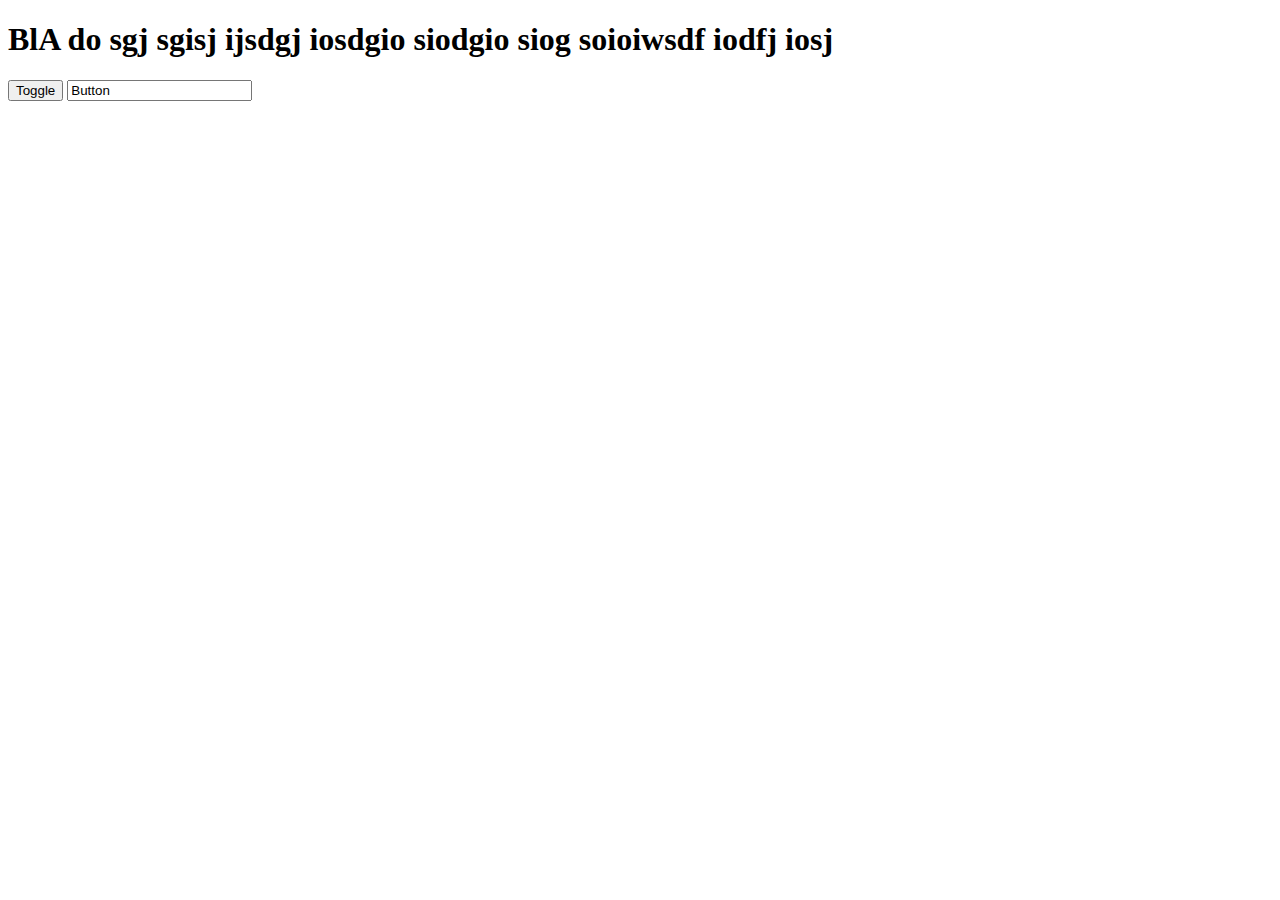
<file: OAjsPro/index.html>
<!DOCTYPE html>
<html lang="en">
<head>
    <meta charset="UTF-8">
    <meta http-equiv="X-UA-Compatible" content="IE=edge">
    <meta name="viewport" content="width=device-width, initial-scale=1.0">
    <title>Document</title>
    <script src="OA.js"></script>
</head>
<body>
    <h1 id="lol">BlA do sgj  sgisj ijsdgj iosdgio siodgio siog  soioiwsdf iodfj iosj </h1>
    <button>Toggle</button>
    <input type="text" name="lol" value="Button">
    <div></div>
    <script>
        AP("button").on("click", function(){
            AP("h1").showToggle();
        });
     </script>
</body>
</html>
</file>
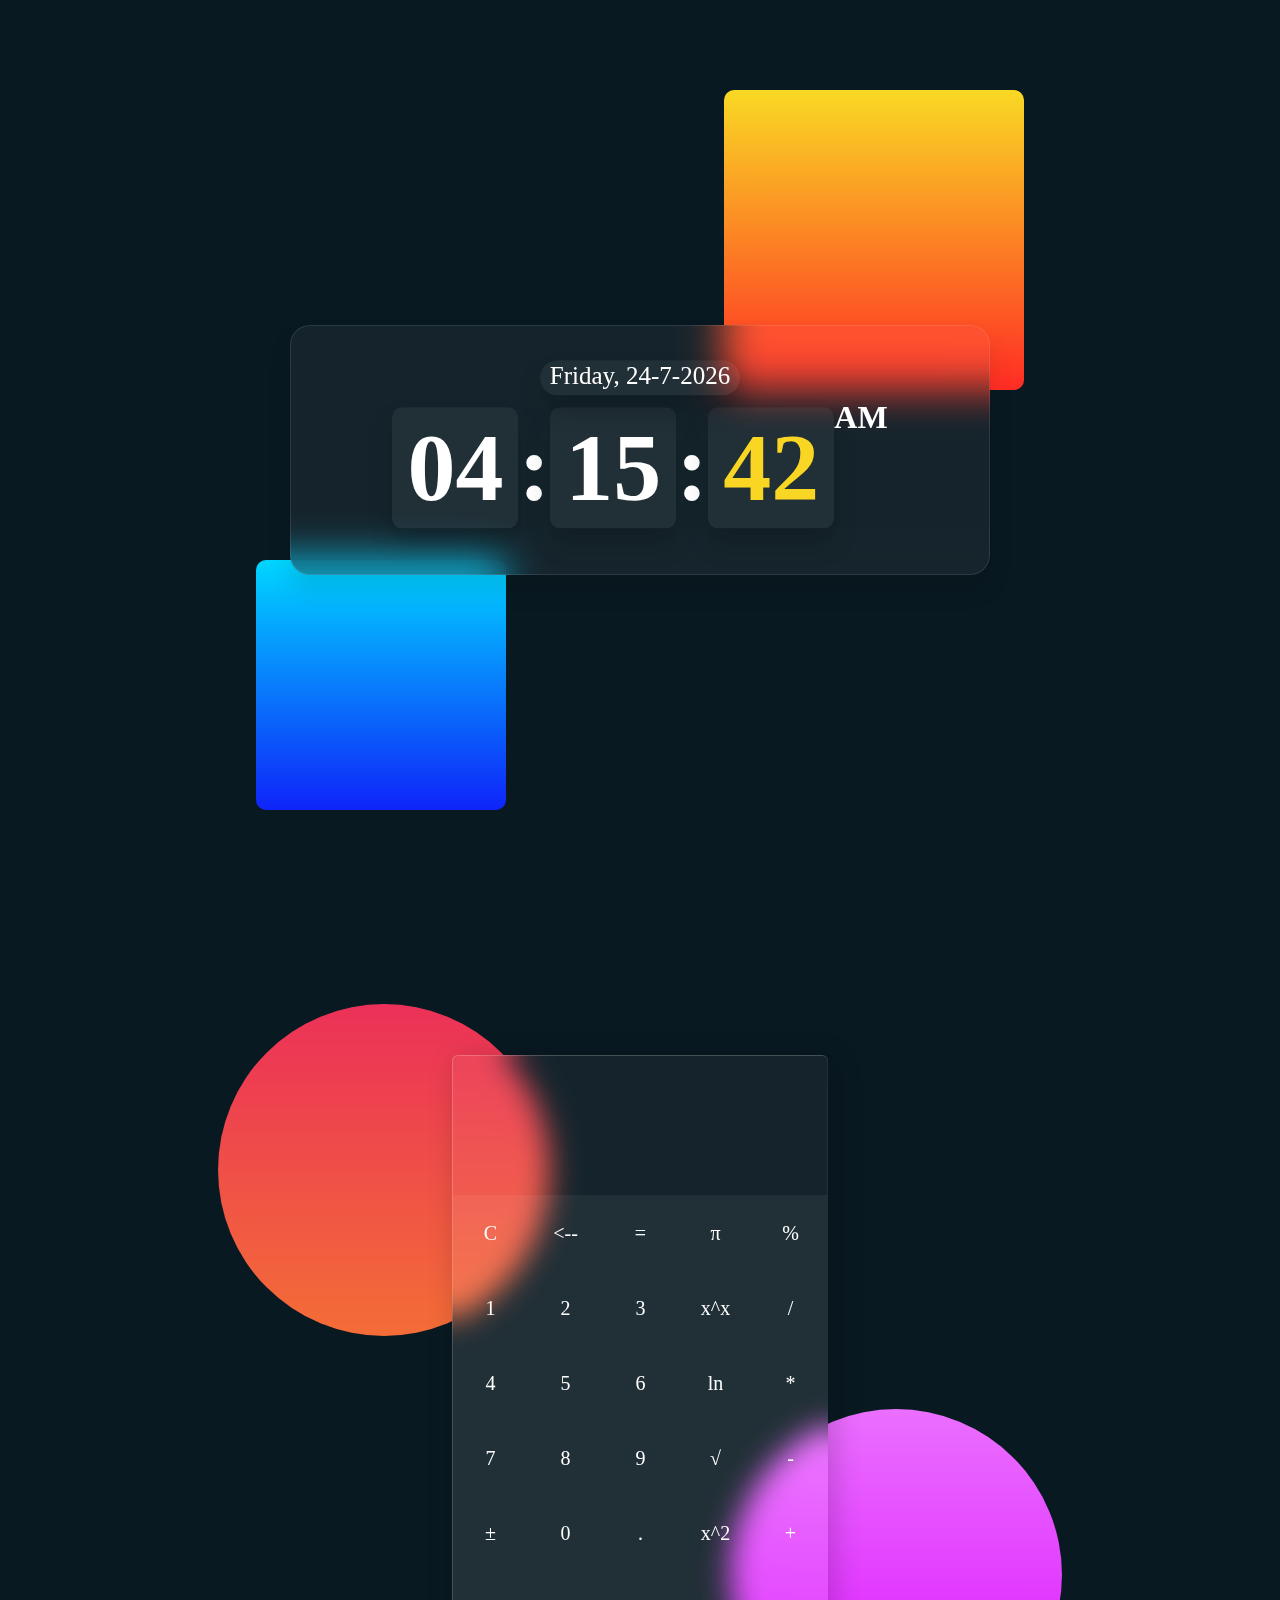
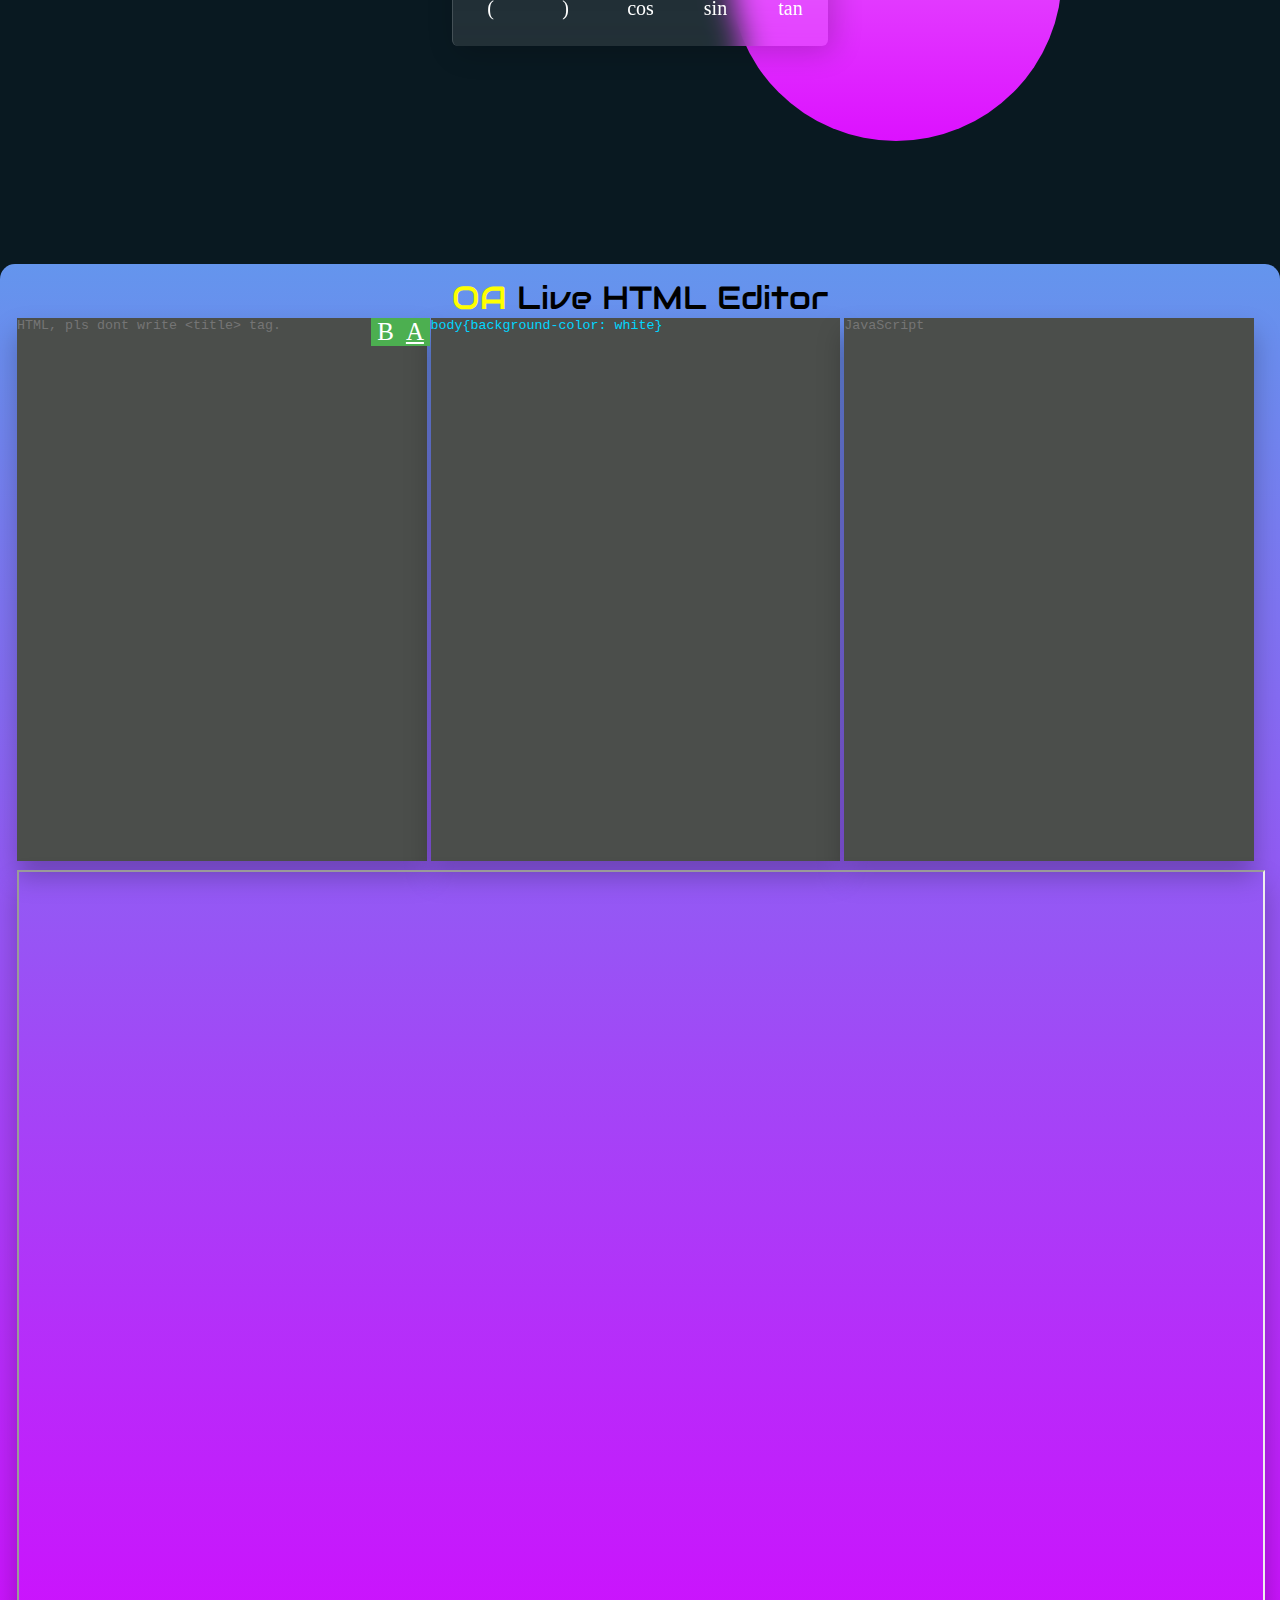
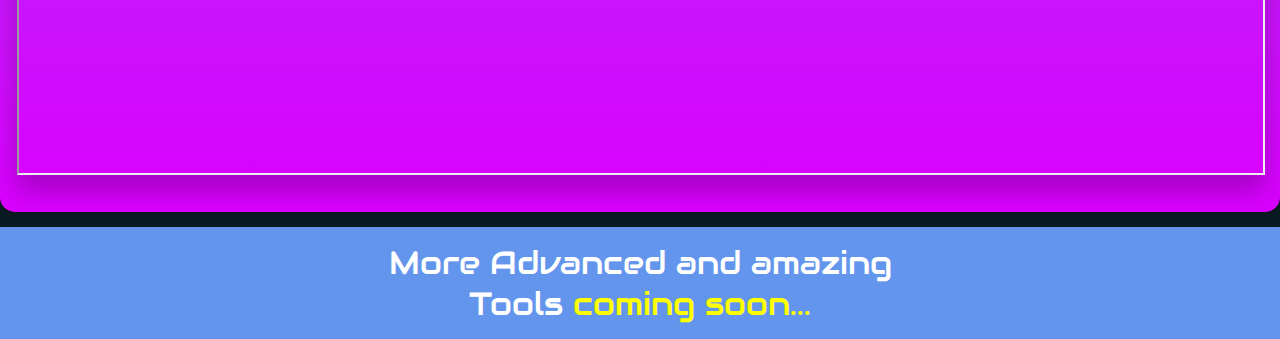
<file: webpage.html>
<html>

<head>
    <title>OA Tools</title>
    <link rel="stylesheet" href="coll.css">
    <link rel="stylesheet" href="https://fonts.googleapis.com/css?family=Audiowide">
</head>

<body onload="myfunction()">

    <section>
        <div class="clock">
            <div class="container1">
                <div id="date" class="bol">00</div>
                <h2 id="hrs">00</h2>
                <h2 class="dot">:</h2>
                <h2 id="mins">00</h2>
                <h2 class="dot">:</h2>
                <h2 id="secs">00</h2>
                <span id="ampm">AM</span>
            </div>
        </div>
    </section>

<div class="body">
    <div class="container2">
        <form class="calculator" name="calc">
                <input id="display" class="value" name="display" value="" size="28" readonly>
                <input type="button" class="btnTop span clear" name="btnTop" value="C" onclick="this.form.display.value= 0 ">
                <input type="button" class="btnTop span" name="btnTop" value="<--" onclick="deleteChar(this.form.display)">
                <input type="button" class="btnTop span equal" name="btnTop" value="=" onclick="if(checkNum(this.form.display.value)) { compute(this.form) }">
                <input type="button" class="btnOpps span" name="btnOpps" value="&#960;" onclick="addChar(this.form.display,'3.14159265359')">
                <input type="button" class="btnMath span" name="btnMath" value="%" onclick=" percent(this.form.display)">                             
                <input type="button" class="btnNum span" name="btnNum" value="1" onclick="addChar(this.form.display, '1')">
                <input type="button" class="btnNum span" name="btnNum" value="2" onclick="addChar(this.form.display, '2')">
                <input type="button" class="btnNum span" name="btnNum" value="3" onclick="addChar(this.form.display, '3')">
                <input type="button" class="btnOpps span" name="btnOpps" value="x&#94;x" onclick="if(checkNum(this.form.display.value)) { exp(this.form) }">
                <input type="button" class="btnMath span" name="btnMath" value="/" onclick="addChar(this.form.display, '/')">            
                <input type="button" class="btnNum span" name="btnNum" value="4" onclick="addChar(this.form.display, '4')">
                <input type="button" class="btnNum span" name="btnNum" value="5" onclick="addChar(this.form.display, '5')">
                <input type="button" class="btnNum span" name="btnNum" value="6" onclick="addChar(this.form.display, '6')">
                <input type="button" class="btnOpps span" name="btnOpps" value="ln" onclick="if(checkNum(this.form.display.value)) { ln(this.form) }">
                <input type="button" class="btnMath span" name="btnMath" value="*" onclick="addChar(this.form.display, '*')">             
                <input type="button" class="btnNum span" name="btnNum" value="7" onclick="addChar(this.form.display, '7')">
                <input type="button" class="btnNum span" name="btnNum" value="8" onclick="addChar(this.form.display, '8')">
                <input type="button" class="btnNum span" name="btnNum" value="9" onclick="addChar(this.form.display, '9')">
                <input type="button" class="btnOpps span" name="btnOpps" value="&radic;" onclick="if(checkNum(this.form.display.value)) { sqrt(this.form) }">
                <input type="button" class="btnMath span" name="btnMath" value="-" onclick="addChar(this.form.display, '-')">
                <input type="button" class="btnMath span" name="btnMath" value="&#177" onclick="changeSign(this.form.display)">
                <input type="button" class="btnNum span" name="btnNum" value="0" onclick="addChar(this.form.display, '0')">
                <input type="button" class="btnMath span" name="btnMath" value="&#46;" onclick="addChar(this.form.display, '&#46;')">
                <input type="button" class="btnOpps span" name="btnOpps" value="x^&#50;" onclick="if(checkNum(this.form.display.value)) { square(this.form) }">
                <input type="button" class="btnMath span" name="btnMath" value="+" onclick="addChar(this.form.display, '+')">
                <input type="button" class="btnMath span" name="btnMath" value="(" onclick="addChar(this.form.display, '(')">
                <input type="button" class="btnMath span" name="btnMath" value=")" onclick="addChar(this.form.display,')')">
                <input type="button" class="btnMath span" name="btnMath" value="cos" onclick="if(checkNum(this.form.display.value)) { cos(this.form) }">
                <input type="button" class="btnMath span" name="btnMath" value="sin" onclick="if(checkNum(this.form.display.value)) { sin(this.form) }">
                <input type="button" class="btnMath span" name="btnMath" value="tan" onclick="if(checkNum(this.form.display.value)) { tan(this.form) }">
        </form>
    </div>
</div>
<div class="div">
    <div class="live-editor"><span color="yellow">OA</span> Live HTML Editor</div>
    <div class="center">
        <button id="makebold"> B </button><button style="text-decoration: underline;"> A </button>
      </div>
    <div class="container3">
        <textarea id="html" placeholder="HTML, pls dont write &lt;title&gt; tag." rows="20"></textarea>
        <textarea id="css" rows="20" placeholder="CSS">body{background-color: white}</textarea>
        <textarea id="js" placeholder="JavaScript" rows="20"></textarea><br>
        <iframe id="code"></iframe>
    </div>
</div>
<div class="coming-soon">More Advanced and amazing<br>Tools <span color="yellow">coming soon...</span></div>
<script type="text/javascript" src="alljs.js"></script>
<script type="text/javascript" src="tilt.js"></script>
<script type="text/javascript">
	VanillaTilt.init(document.querySelector(".container2"), {
		max: 15,
		speed: 400,
        glare: true,
        "max-glare": 0.5,
	});
    VanillaTilt.init(document.querySelector(".clock"), {
		max: 15,
		speed: 400,
        glare: true,
        "max-glare": 0.5,
	});
</script>
<script src="jquery.js"></script>
<script>
    $("#makebold").click(function){
        $("#html").get
    }
</script>
</body>

</html>
</file>
<file: coll.css>
*{
    margin: 0;
    padding: 0;
    box-sizing: border-box;
    font-family: consolas;
}
body{background: #091921;}
section{
    position: relative;
    width: 100%;
    height: 100vh;
    display: flex;
    justify-content: center;
    align-items: center;
}
section::before{
    content: '';
    position: absolute;
    top: 10%;
    right: 20%;
    width: 300px;
    height: 300px;
    border-radius: 10px;
    background: linear-gradient(#f9d924,#ff2c24);
    animation: animate 5s ease-in-out infinite;
}
section::after{
    content: '';
    position: absolute;
    bottom: 10%;
    left: 20%;
    width: 250px;
    height: 250px;
    border-radius: 10px;
    background: linear-gradient(#01d6ff,#0f24f9);
    animation: animate 5s ease-in-out infinite -2.5s;
}
@keyframes animate{
    0%, 100%{
        transform: translateY(20px);
    }
    50%{
        transform: translateY(-20px);
    }
}
.clock{
    position: relative;
    width: 700px;
    height: 250px;
    background: rgba(255, 255, 255, 0.05);
    box-shadow: 0 15px 25px rgba(0, 0, 0, 0.1);
    z-index: 5;
    border-radius: 20px;
    border: 1px solid rgba(255, 255, 255, 0.1);
    backdrop-filter: blur(20px);
}
.container1{border-radius: 20px;}
.container1 div.bol{
    z-index: 9;
    color: white;
    position: absolute;
    height: 35px; width: auto;
    font-size: 25px;
    background: rgba(255, 255, 255, 0.05);
    box-shadow: 0 15px 25px rgba(0, 0, 0, 0.2);
    margin-bottom: 180px;
    border-radius: 20px;
    padding-top: 2px; padding-left: 10px; padding-right: 10px;
}
.clock .container1{
    display: flex;
    transform: translateY(7%);
    justify-content: center;
    align-items: center;
    height: 100%;
}
.clock .container1 h2{
    font-size: 6em;
    color: #fff;
}
h2.dot{
    animation: pulse 1.5s infinite;
}
@keyframes pulse{
    0%,100%{
        opacity: 1;
    }
    50%{
        opacity: 0;
    }
}
.clock .container1 h2:nth-child(even){
    padding: 5px 15px;
    border-radius: 10px;
    background: rgba(255, 255, 255, 0.05);
    box-shadow: 0 15px 25px rgba(0, 0, 0, 0.2);
}
.clock .container1 h2#secs{
    color: #f9d524;
}
#ampm{
    position: relative;
    top: -50px;
    font-size: 2em;
    color: white;
    font-weight: 700;
}

.calculator{
    z-index: 5;
    color: white;
}

.body{
    font-family: 'Quicksand', sans-serif;
    display: flex;
    justify-content: center;
    align-items: center;
    min-height: 100vh;
    background-attachment: fixed;
}
.body::before{
    content: '';
    position: absolute;
    top: 100%;
    left: 0;
    width: 100%;
    height: 100%;
    background: linear-gradient(#e91e63,#ffc107);
    clip-path: circle(15% at 30% 30%);
    animation: move 5s ease-in-out infinite;
  
}
.body::after{
    content: '';
    position: absolute;
    top: 100%;
    left: 0;
    width: 100%;
    height: 100%;
    background: linear-gradient(#fff,#da00ff);
    clip-path: circle(15% at 70% 75%);
    animation: dont 5s ease-in-out infinite;
}
@keyframes move{
    0%,100%{
        transform: translateY(0);
    }
    50%{
        transform: translateY(25px);
    }
}
@keyframes dont{
    0%,100%{
        transform: translateY(0);
    }
    50%{
        transform: translateY(-25px);
    }
}
.container2{
    position: relative;
    background: rgba(255, 255, 255, 0.05);
    border-radius: 6px;
    overflow: hidden;
    z-index: 5;
    backdrop-filter: blur(15px);
    border-top: 1px solid rgba(255, 255, 255, 0.2);
    border-left: 1px solid rgba(255, 255, 255, 0.2);
    box-shadow: 5px 5px 30px rgba(0, 0, 0, 0.2);
}
.container2 .calculator{
    position: relative;
    display: grid;
}

.container2 .calculator .value{   
    height: 140px;
    grid-column: span 5;
    width: 375px; text-align: right;
    border: none;
    outline: none; padding: 10px;
    font-size: 30px;
    background: transparent;
    color: white;
    border-bottom: 1px solid rgba(255, 255, 255, 0.05);
    border-right: 1px solid rgba(255, 255, 255, 0.05);
}
.container2 .calculator .span{
    display: inline-block;
    width: 75px; height: 75px;
    color: white;
    font-weight: 400;
    place-items: center;
    cursor: pointer;
    font-size: 20px;
    user-select: none;
    background-color: rgba(255, 255, 255, 0.05);
    border: none;
    transition: 1s;
}
.container2 .calculator .span:hover{
    transition: 0s;
    background:rgba(255, 255, 255, 0.1);
}
.container2 .calculator .span:active{
    background-color: greenyellow;
    color: black;
    font-size: 24px;
    font-weight: 500;
}
div.coming-soon{
    background-color: cornflowerblue;
    color: white;
    width: 100%;
    text-align: center;
    font-size: xx-large;
    margin-top: 15px;
    padding-top: 15px; padding-bottom: 15px;
    font-family: "Audiowide", sans-serif;
}
.live-editor{
    font-family: "Audiowide", sans-serif;
    text-align: center;
    font-size: xx-large;
    margin-top: -7px;
}

[color="yellow"]{
    color: yellow; font-family: "Audiowide", sans-serif;
}

.div{
    width: 100%;
    height: 172%;
    margin-top: 5%;
    padding: 20px 0px 20px 0px;
    border-radius: 15px;
    justify-self: center;
    background: linear-gradient(cornflowerblue, #da00ff)
}
.container3{
    width: 100%;
    height: 100%;
    margin-top: auto;
}
.center {
    margin: 0;
    position: absolute;
    left: 29%;
}
.center button{
    margin: auto;
    font-size: 25px;
    background-color: #4CAF50; color: white;
    padding-left: 6px; padding-right: 6px;
    text-align: center; border: none;
    display: inline-block;
    
}
.center button:active{
    background-color: red;
    box-shadow: 0 15px 25px rgba(0, 0, 0, 0.3);
}
textarea{
    resize: none;
    height: 36%;
    width: 32%;
    outline: none;
    border: white; z-index: 26;
    background: hsl(120, 2%, 30%);
    box-shadow: 0 15px 25px rgba(0, 0, 0, 0.25);
    font-family: "Lucida Console", "Courier New", monospace;   
}
textarea::-webkit-scrollbar {
    width: 12px;
    background-color: #646864; border-radius: 10px; }
  
  textarea::-webkit-scrollbar-thumb {
    border-radius: 10px;
    -webkit-box-shadow: inset 0 0 6px rgba(0, 0, 0, 0.1);
    background-color: #1ef554; }
    
textarea#html{color: #0ff942; margin-left: 17px;}
textarea#css{color: #01d6ff;}
textarea#js{color: orange;}
iframe {
    margin-left: 17px;
    width: 97.5%; 
    height: 60%; 
    z-index: 26;
    margin-top: 5px;
    box-shadow: 0 15px 25px rgba(0, 0, 0, 0.25);
}
</file>
